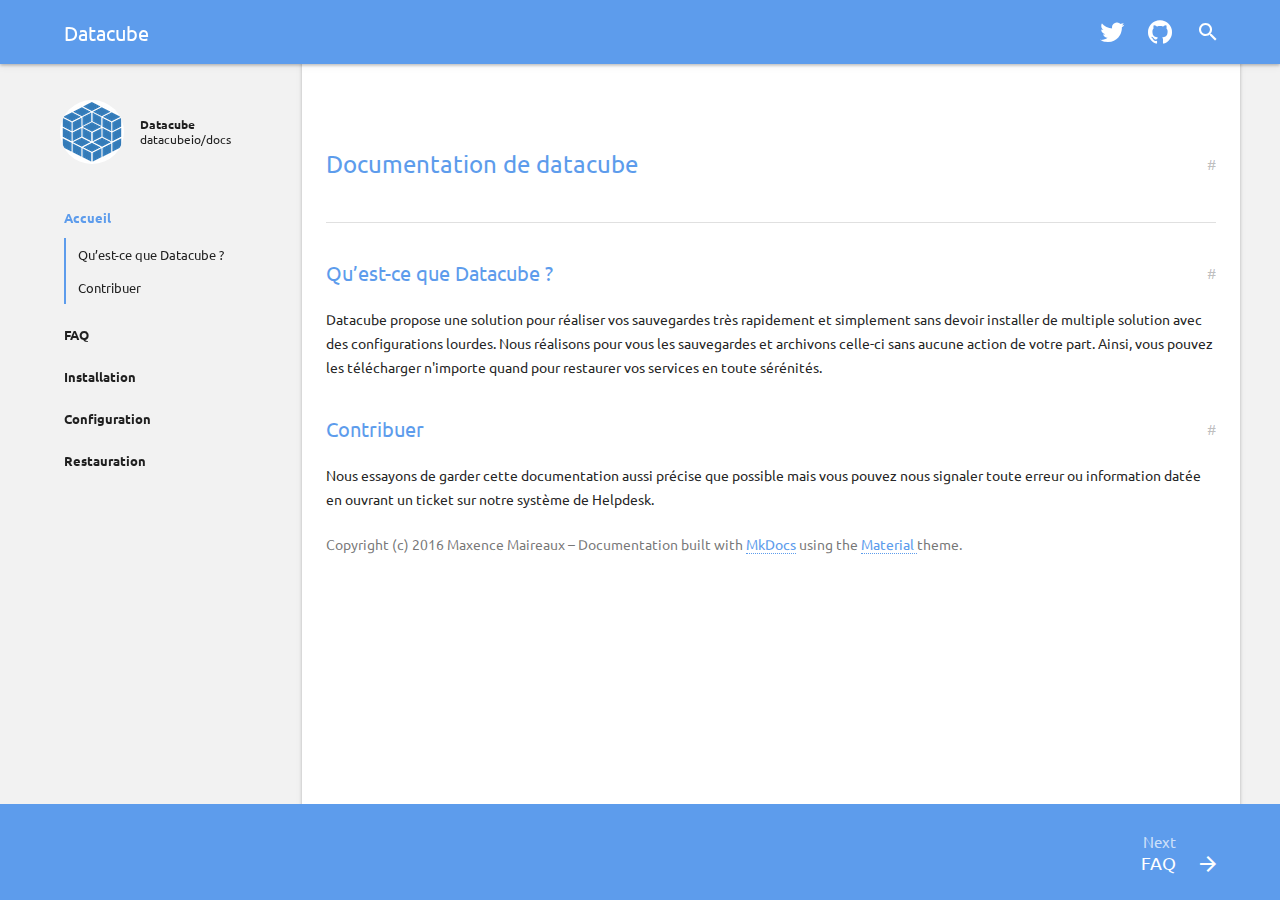
<file: index.html>
<!DOCTYPE html>
<!--[if lt IE 7 ]><html class="no-js ie6"><![endif]-->
<!--[if IE 7 ]><html class="no-js ie7"><![endif]-->
<!--[if IE 8 ]><html class="no-js ie8"><![endif]-->
<!--[if IE 9 ]><html class="no-js ie9"><![endif]-->
<!--[if (gt IE 9)|!(IE)]><!--> <html class="no-js"> <!--<![endif]-->
  <head>
    <meta charset="utf-8">
    <meta name="viewport" content="width=device-width,user-scalable=no,initial-scale=1,maximum-scale=1">
    
      
        <title>Datacube - Documentation de datacube</title>
      
      
        <meta name="description" content="Documentation de datacube">
      
      
        <link rel="canonical" href="http://squidfunk.github.io/mkdocs-material/">
      
      
        <meta name="author" content="Maxence Maireaux">
      
    
    <meta property="og:url" content="http://squidfunk.github.io/mkdocs-material/">
    <meta property="og:title" content="Datacube">
    <meta property="og:image" content="http://squidfunk.github.io/mkdocs-material//./images/logo.png">
    <meta name="apple-mobile-web-app-title" content="Datacube">
    <meta name="apple-mobile-web-app-capable" content="yes">
    <meta name="apple-mobile-web-app-status-bar-style" content="black-translucent">
    
      <link rel="apple-touch-icon" href="./images/logo.png">
    
    <link rel="shortcut icon" type="image/x-icon" href="./images/logo.png">
    <link rel="icon" type="image/x-icon" href="./images/logo.png">
    <style>
      @font-face {
      	font-family: 'Icon';
      	src: url('./assets/fonts/icon.eot?52m981');
      	src: url('./assets/fonts/icon.eot?#iefix52m981')
               format('embedded-opentype'),
      		   url('./assets/fonts/icon.woff?52m981')
               format('woff'),
      		   url('./assets/fonts/icon.ttf?52m981')
               format('truetype'),
      		   url('./assets/fonts/icon.svg?52m981#icon')
               format('svg');
      	font-weight: normal;
      	font-style: normal;
      }
    </style>
    <link rel="stylesheet" href="./assets/stylesheets/application-a422ff04cc.css">
    
    
      
      
      
      <link rel="stylesheet" href="https://fonts.googleapis.com/css?family=Ubuntu:400,700|Ubuntu+Mono">
      <style>
        body, input {
          font-family: 'Ubuntu', Helvetica, Arial, sans-serif;
        }
        pre, code {
          font-family: 'Ubuntu Mono', 'Courier New', 'Courier', monospace;
        }
      </style>
    
    
    <script src="./assets/javascripts/modernizr-4ab42b99fd.js"></script>
    
  </head>
  
  
  
  <body class=" ">
    
      
      
    
    <div class="backdrop">
      <div class="backdrop-paper"></div>
    </div>
    <input class="toggle" type="checkbox" id="toggle-drawer">
    <input class="toggle" type="checkbox" id="toggle-search">
    <label class="toggle-button overlay" for="toggle-drawer"></label>
    <header class="header">
      <nav aria-label="Header">
  <div class="bar default">
    <div class="button button-menu" role="button" aria-label="Menu">
      <label class="toggle-button icon icon-menu" for="toggle-drawer">
        <span></span>
      </label>
    </div>
    <div class="stretch">
      <div class="title">
        
          <span class="path">
            
          </span>
        
        Datacube
      </div>
    </div>
    
      
      <div class="button button-twitter" role="button" aria-label="Twitter">
        <a href="https://twitter.com/datacubeio" title="@datacubeio on Twitter" target="_blank" class="toggle-button icon icon-twitter"></a>
      </div>
    
    
      
      <div class="button button-github" role="button" aria-label="GitHub">
        <a href="https://github.com/datacubeio" title="@datacubeio on GitHub" target="_blank" class="toggle-button icon icon-github"></a>
      </div>
    
    <div class="button button-search" role="button" aria-label="Search">
      <label class="toggle-button icon icon-search" title="Search" for="toggle-search"></label>
    </div>
  </div>
  <div class="bar search">
    <div class="button button-close" role="button" aria-label="Close">
      <label class="toggle-button icon icon-back" for="toggle-search"></label>
    </div>
    <div class="stretch">
      <div class="field">
        <input class="query" type="text" placeholder="Search" autocapitalize="off" autocorrect="off" autocomplete="off" spellcheck>
      </div>
    </div>
    <div class="button button-reset" role="button" aria-label="Search">
      <button class="toggle-button icon icon-close" id="reset-search"></button>
    </div>
  </div>
</nav>
    </header>
    <main class="main">
      
      <div class="drawer">
        <nav aria-label="Navigation">
  <a href="https://datacube.io" class="project">
    <div class="banner">
      
        <div class="logo">
          <img src="./images/logo.png">
        </div>
      
      <div class="name">
        <strong>
          Datacube
        </strong>
        
          <br>
          datacubeio/docs
        
      </div>
    </div>
  </a>
  <d  iv class="scrollable">
    <div class="wrapper">
      <div class="toc">
        <ul>
          
            
  <li>
    <a class="current" title="Accueil" href=".">
      Accueil
    </a>
    
      
        
      
      
        <ul>
          
            <li class="anchor">
              <a title="Qu’est-ce que Datacube ?" href="#quest-ce-que-datacube">
                Qu’est-ce que Datacube ?
              </a>
            </li>
          
            <li class="anchor">
              <a title="Contribuer" href="#contribuer">
                Contribuer
              </a>
            </li>
          
        </ul>
      
    
  </li>

          
            
  <li>
    <a class="" title="FAQ" href="faq/">
      FAQ
    </a>
    
  </li>

          
            
  <li>
    <a class="" title="Installation" href="install/">
      Installation
    </a>
    
  </li>

          
            
  <li>
    <a class="" title="Configuration" href="config/">
      Configuration
    </a>
    
  </li>

          
            
  <li>
    <a class="" title="Restauration" href="restauration/">
      Restauration
    </a>
    
  </li>

          
        </ul>
      </div>
    </div>
  </div>
</nav>
      </div>
      <article class="article">
        <div class="wrapper">
          
          <h1 id="documentation-de-datacube">Documentation de datacube<a class="headerlink" href="#documentation-de-datacube" title="Permanent link">#</a></h1>
<h2 id="quest-ce-que-datacube">Qu’est-ce que Datacube ?<a class="headerlink" href="#quest-ce-que-datacube" title="Permanent link">#</a></h2>
<p>Datacube propose une solution pour réaliser vos sauvegardes très rapidement et simplement sans devoir installer de multiple solution avec des configurations lourdes. Nous réalisons pour vous les sauvegardes et archivons celle-ci sans aucune action de votre part. Ainsi, vous pouvez les télécharger n'importe quand pour restaurer vos services en toute sérénités.</p>
<h2 id="contribuer">Contribuer<a class="headerlink" href="#contribuer" title="Permanent link">#</a></h2>
<p>Nous essayons de garder cette documentation aussi précise que possible mais vous pouvez nous signaler toute erreur ou information datée en ouvrant un ticket sur notre système de Helpdesk.</p>
          <aside class="copyright" role="note">
            
              Copyright (c) 2016 Maxence Maireaux &ndash;
            
            Documentation built with
            <a href="http://www.mkdocs.org" target="_blank">MkDocs</a>
            using the
            <a href="http://squidfunk.github.io/mkdocs-material/" target="_blank">
              Material
            </a>
            theme.
          </aside>
          
            <footer class="footer">
              
  <nav class="pagination" aria-label="Footer">
    <div class="previous">
      
    </div>
    <div class="next">
      
        <a href="faq/" title="FAQ">
          <span class="direction">
            Next
          </span>
          <div class="page">
            <div class="stretch">
              <div class="title">
                FAQ
              </div>
            </div>
            <div class="button button-next" role="button" aria-label="Next">
              <i class="icon icon-forward"></i>
            </div>
          </div>
        </a>
      
    </div>
  </nav>

            </footer>
          
        </div>
      </article>
      <div class="results" role="status" aria-live="polite">
        <div class="scrollable">
          <div class="wrapper">
            <div class="meta"></div>
            <div class="list"></div>
          </div>
        </div>
      </div>
    </main>
    <script>
      var base_url = '.';
      var repo_id  = 'datacubeio/docs';
    </script>
    <script src="./assets/javascripts/application-997097ee0c.js"></script>
    
    
  </body>
</html>
</file>
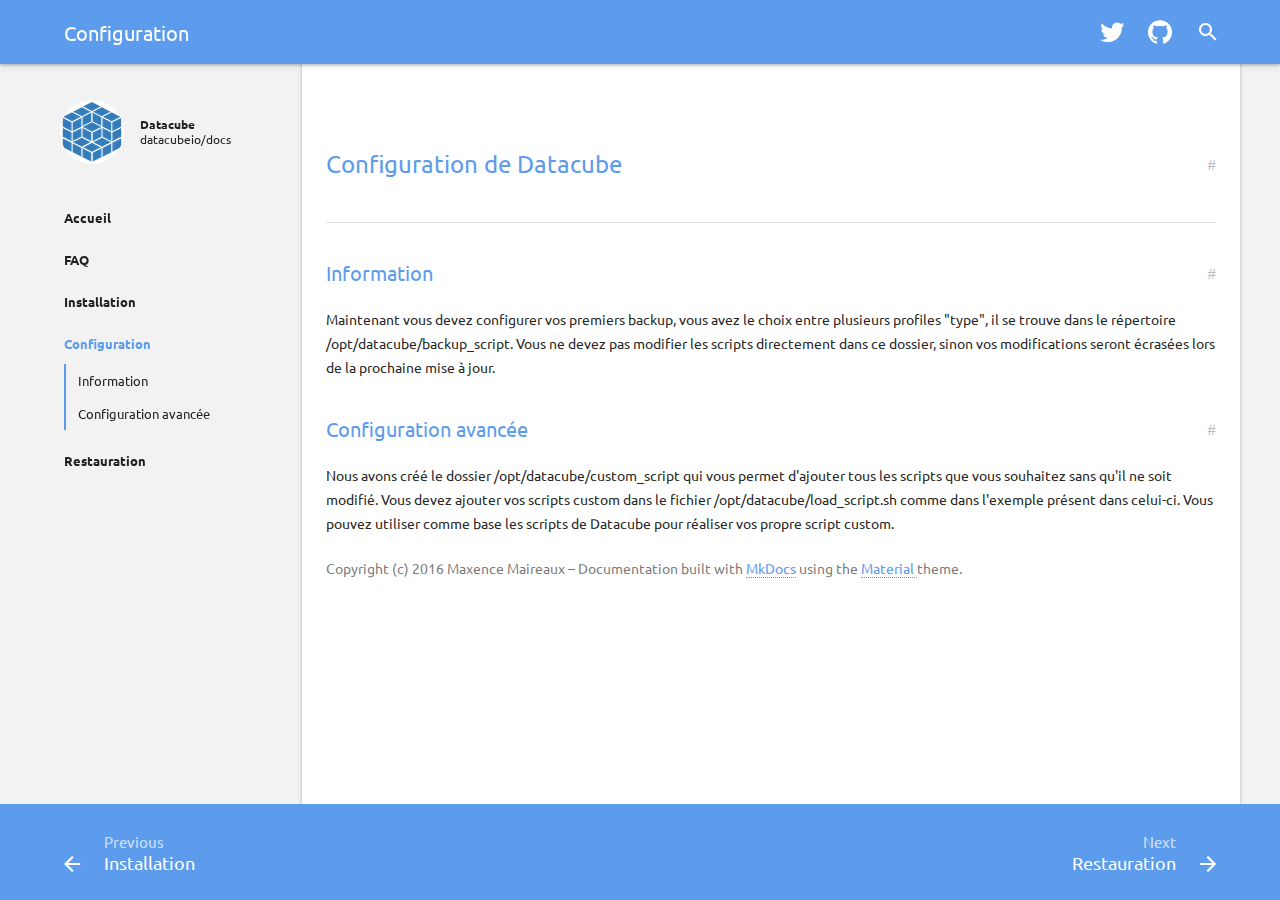
<file: config/index.html>
<!DOCTYPE html>
<!--[if lt IE 7 ]><html class="no-js ie6"><![endif]-->
<!--[if IE 7 ]><html class="no-js ie7"><![endif]-->
<!--[if IE 8 ]><html class="no-js ie8"><![endif]-->
<!--[if IE 9 ]><html class="no-js ie9"><![endif]-->
<!--[if (gt IE 9)|!(IE)]><!--> <html class="no-js"> <!--<![endif]-->
  <head>
    <meta charset="utf-8">
    <meta name="viewport" content="width=device-width,user-scalable=no,initial-scale=1,maximum-scale=1">
    
      
        <title>Configuration - Datacube</title>
      
      
      
        <link rel="canonical" href="http://squidfunk.github.io/mkdocs-material/config/">
      
      
        <meta name="author" content="Maxence Maireaux">
      
    
    <meta property="og:url" content="http://squidfunk.github.io/mkdocs-material/config/">
    <meta property="og:title" content="Datacube">
    <meta property="og:image" content="http://squidfunk.github.io/mkdocs-material/config//../images/logo.png">
    <meta name="apple-mobile-web-app-title" content="Datacube">
    <meta name="apple-mobile-web-app-capable" content="yes">
    <meta name="apple-mobile-web-app-status-bar-style" content="black-translucent">
    
      <link rel="apple-touch-icon" href="../images/logo.png">
    
    <link rel="shortcut icon" type="image/x-icon" href="../images/logo.png">
    <link rel="icon" type="image/x-icon" href="../images/logo.png">
    <style>
      @font-face {
      	font-family: 'Icon';
      	src: url('../assets/fonts/icon.eot?52m981');
      	src: url('../assets/fonts/icon.eot?#iefix52m981')
               format('embedded-opentype'),
      		   url('../assets/fonts/icon.woff?52m981')
               format('woff'),
      		   url('../assets/fonts/icon.ttf?52m981')
               format('truetype'),
      		   url('../assets/fonts/icon.svg?52m981#icon')
               format('svg');
      	font-weight: normal;
      	font-style: normal;
      }
    </style>
    <link rel="stylesheet" href="../assets/stylesheets/application-a422ff04cc.css">
    
    
      
      
      
      <link rel="stylesheet" href="https://fonts.googleapis.com/css?family=Ubuntu:400,700|Ubuntu+Mono">
      <style>
        body, input {
          font-family: 'Ubuntu', Helvetica, Arial, sans-serif;
        }
        pre, code {
          font-family: 'Ubuntu Mono', 'Courier New', 'Courier', monospace;
        }
      </style>
    
    
    <script src="../assets/javascripts/modernizr-4ab42b99fd.js"></script>
    
  </head>
  
  
  
  <body class=" ">
    
      
      
    
    <div class="backdrop">
      <div class="backdrop-paper"></div>
    </div>
    <input class="toggle" type="checkbox" id="toggle-drawer">
    <input class="toggle" type="checkbox" id="toggle-search">
    <label class="toggle-button overlay" for="toggle-drawer"></label>
    <header class="header">
      <nav aria-label="Header">
  <div class="bar default">
    <div class="button button-menu" role="button" aria-label="Menu">
      <label class="toggle-button icon icon-menu" for="toggle-drawer">
        <span></span>
      </label>
    </div>
    <div class="stretch">
      <div class="title">
        
          <span class="path">
            
          </span>
        
        Configuration
      </div>
    </div>
    
      
      <div class="button button-twitter" role="button" aria-label="Twitter">
        <a href="https://twitter.com/datacubeio" title="@datacubeio on Twitter" target="_blank" class="toggle-button icon icon-twitter"></a>
      </div>
    
    
      
      <div class="button button-github" role="button" aria-label="GitHub">
        <a href="https://github.com/datacubeio" title="@datacubeio on GitHub" target="_blank" class="toggle-button icon icon-github"></a>
      </div>
    
    <div class="button button-search" role="button" aria-label="Search">
      <label class="toggle-button icon icon-search" title="Search" for="toggle-search"></label>
    </div>
  </div>
  <div class="bar search">
    <div class="button button-close" role="button" aria-label="Close">
      <label class="toggle-button icon icon-back" for="toggle-search"></label>
    </div>
    <div class="stretch">
      <div class="field">
        <input class="query" type="text" placeholder="Search" autocapitalize="off" autocorrect="off" autocomplete="off" spellcheck>
      </div>
    </div>
    <div class="button button-reset" role="button" aria-label="Search">
      <button class="toggle-button icon icon-close" id="reset-search"></button>
    </div>
  </div>
</nav>
    </header>
    <main class="main">
      
      <div class="drawer">
        <nav aria-label="Navigation">
  <a href="https://datacube.io" class="project">
    <div class="banner">
      
        <div class="logo">
          <img src="../images/logo.png">
        </div>
      
      <div class="name">
        <strong>
          Datacube
        </strong>
        
          <br>
          datacubeio/docs
        
      </div>
    </div>
  </a>
  <d  iv class="scrollable">
    <div class="wrapper">
      <div class="toc">
        <ul>
          
            
  <li>
    <a class="" title="Accueil" href="..">
      Accueil
    </a>
    
  </li>

          
            
  <li>
    <a class="" title="FAQ" href="../faq/">
      FAQ
    </a>
    
  </li>

          
            
  <li>
    <a class="" title="Installation" href="../install/">
      Installation
    </a>
    
  </li>

          
            
  <li>
    <a class="current" title="Configuration" href="./">
      Configuration
    </a>
    
      
        
      
      
        <ul>
          
            <li class="anchor">
              <a title="Information" href="#information">
                Information
              </a>
            </li>
          
            <li class="anchor">
              <a title="Configuration avancée" href="#configuration-avancee">
                Configuration avancée
              </a>
            </li>
          
        </ul>
      
    
  </li>

          
            
  <li>
    <a class="" title="Restauration" href="../restauration/">
      Restauration
    </a>
    
  </li>

          
        </ul>
      </div>
    </div>
  </div>
</nav>
      </div>
      <article class="article">
        <div class="wrapper">
          
          <h1 id="configuration-de-datacube">Configuration de Datacube<a class="headerlink" href="#configuration-de-datacube" title="Permanent link">#</a></h1>
<h2 id="information">Information<a class="headerlink" href="#information" title="Permanent link">#</a></h2>
<p>Maintenant vous devez configurer vos premiers backup, vous avez le choix entre plusieurs profiles "type", il se trouve dans le répertoire /opt/datacube/backup_script.
Vous ne devez pas modifier les scripts directement dans ce dossier, sinon vos modifications seront écrasées lors de la prochaine mise à jour.</p>
<h2 id="configuration-avancee">Configuration avancée<a class="headerlink" href="#configuration-avancee" title="Permanent link">#</a></h2>
<p>Nous avons créé le dossier /opt/datacube/custom_script qui vous permet d'ajouter tous les scripts que vous souhaitez sans qu'il ne soit modifié.
Vous devez ajouter vos scripts custom dans le fichier /opt/datacube/load_script.sh comme dans l'exemple présent dans celui-ci.
Vous pouvez utiliser comme base les scripts de Datacube pour réaliser vos propre script custom.</p>
          <aside class="copyright" role="note">
            
              Copyright (c) 2016 Maxence Maireaux &ndash;
            
            Documentation built with
            <a href="http://www.mkdocs.org" target="_blank">MkDocs</a>
            using the
            <a href="http://squidfunk.github.io/mkdocs-material/" target="_blank">
              Material
            </a>
            theme.
          </aside>
          
            <footer class="footer">
              
  <nav class="pagination" aria-label="Footer">
    <div class="previous">
      
        <a href="../install/" title="Installation">
          <span class="direction">
            Previous
          </span>
          <div class="page">
            <div class="button button-previous" role="button" aria-label="Previous">
              <i class="icon icon-back"></i>
            </div>
            <div class="stretch">
              <div class="title">
                Installation
              </div>
            </div>
          </div>
        </a>
      
    </div>
    <div class="next">
      
        <a href="../restauration/" title="Restauration">
          <span class="direction">
            Next
          </span>
          <div class="page">
            <div class="stretch">
              <div class="title">
                Restauration
              </div>
            </div>
            <div class="button button-next" role="button" aria-label="Next">
              <i class="icon icon-forward"></i>
            </div>
          </div>
        </a>
      
    </div>
  </nav>

            </footer>
          
        </div>
      </article>
      <div class="results" role="status" aria-live="polite">
        <div class="scrollable">
          <div class="wrapper">
            <div class="meta"></div>
            <div class="list"></div>
          </div>
        </div>
      </div>
    </main>
    <script>
      var base_url = '..';
      var repo_id  = 'datacubeio/docs';
    </script>
    <script src="../assets/javascripts/application-997097ee0c.js"></script>
    
    
  </body>
</html>
</file>
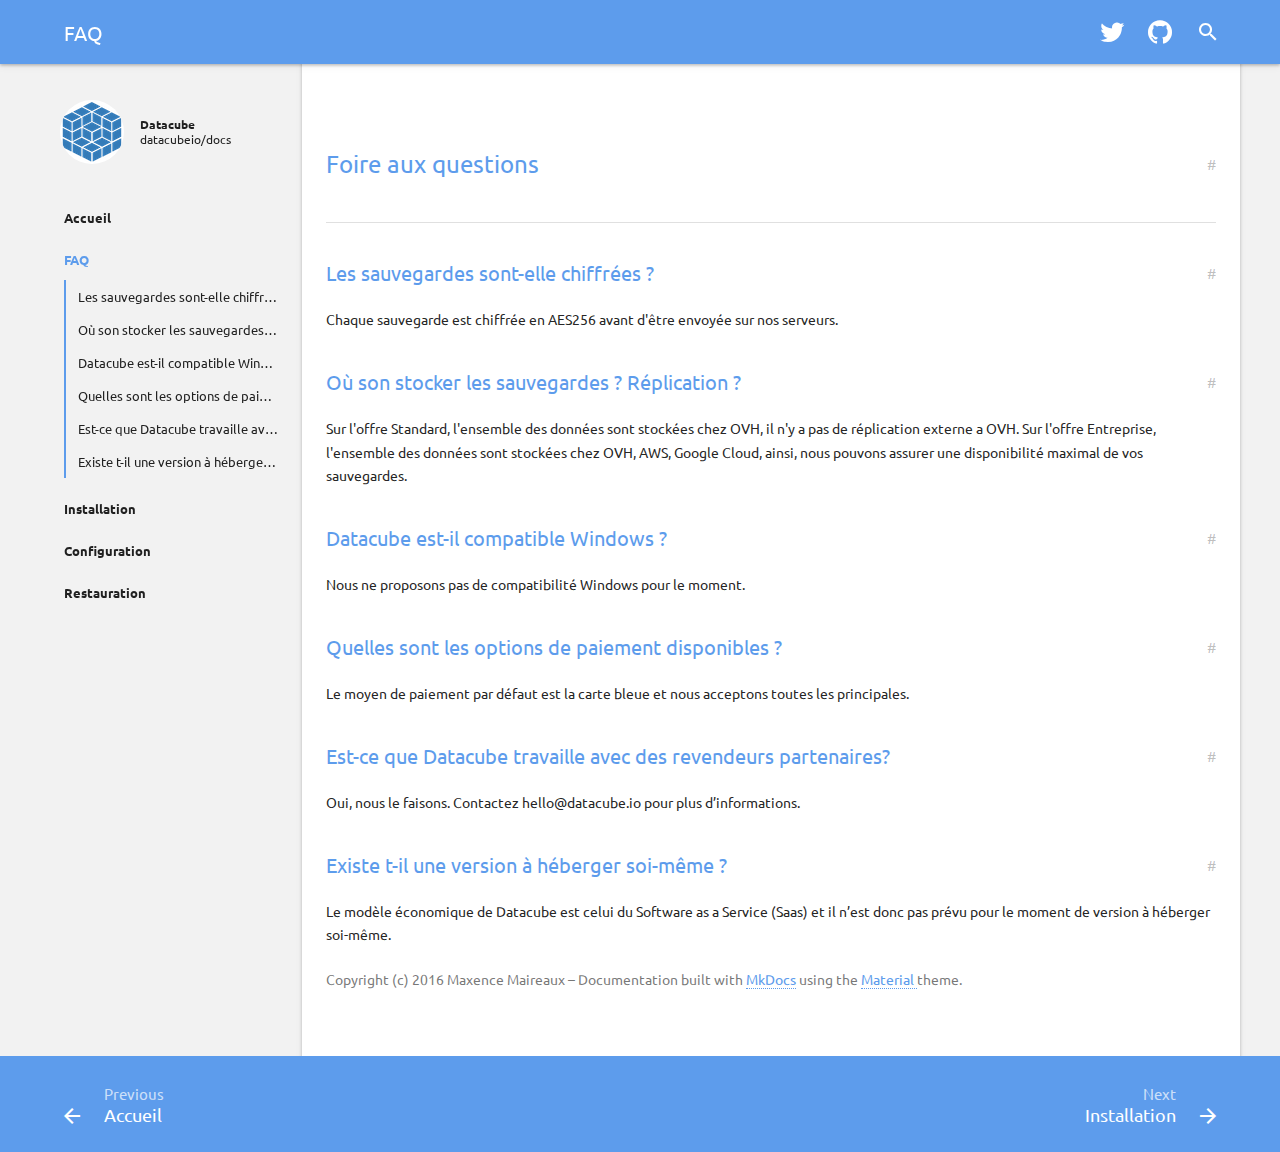
<file: faq/index.html>
<!DOCTYPE html>
<!--[if lt IE 7 ]><html class="no-js ie6"><![endif]-->
<!--[if IE 7 ]><html class="no-js ie7"><![endif]-->
<!--[if IE 8 ]><html class="no-js ie8"><![endif]-->
<!--[if IE 9 ]><html class="no-js ie9"><![endif]-->
<!--[if (gt IE 9)|!(IE)]><!--> <html class="no-js"> <!--<![endif]-->
  <head>
    <meta charset="utf-8">
    <meta name="viewport" content="width=device-width,user-scalable=no,initial-scale=1,maximum-scale=1">
    
      
        <title>FAQ - Datacube</title>
      
      
      
        <link rel="canonical" href="http://squidfunk.github.io/mkdocs-material/faq/">
      
      
        <meta name="author" content="Maxence Maireaux">
      
    
    <meta property="og:url" content="http://squidfunk.github.io/mkdocs-material/faq/">
    <meta property="og:title" content="Datacube">
    <meta property="og:image" content="http://squidfunk.github.io/mkdocs-material/faq//../images/logo.png">
    <meta name="apple-mobile-web-app-title" content="Datacube">
    <meta name="apple-mobile-web-app-capable" content="yes">
    <meta name="apple-mobile-web-app-status-bar-style" content="black-translucent">
    
      <link rel="apple-touch-icon" href="../images/logo.png">
    
    <link rel="shortcut icon" type="image/x-icon" href="../images/logo.png">
    <link rel="icon" type="image/x-icon" href="../images/logo.png">
    <style>
      @font-face {
      	font-family: 'Icon';
      	src: url('../assets/fonts/icon.eot?52m981');
      	src: url('../assets/fonts/icon.eot?#iefix52m981')
               format('embedded-opentype'),
      		   url('../assets/fonts/icon.woff?52m981')
               format('woff'),
      		   url('../assets/fonts/icon.ttf?52m981')
               format('truetype'),
      		   url('../assets/fonts/icon.svg?52m981#icon')
               format('svg');
      	font-weight: normal;
      	font-style: normal;
      }
    </style>
    <link rel="stylesheet" href="../assets/stylesheets/application-a422ff04cc.css">
    
    
      
      
      
      <link rel="stylesheet" href="https://fonts.googleapis.com/css?family=Ubuntu:400,700|Ubuntu+Mono">
      <style>
        body, input {
          font-family: 'Ubuntu', Helvetica, Arial, sans-serif;
        }
        pre, code {
          font-family: 'Ubuntu Mono', 'Courier New', 'Courier', monospace;
        }
      </style>
    
    
    <script src="../assets/javascripts/modernizr-4ab42b99fd.js"></script>
    
  </head>
  
  
  
  <body class=" ">
    
      
      
    
    <div class="backdrop">
      <div class="backdrop-paper"></div>
    </div>
    <input class="toggle" type="checkbox" id="toggle-drawer">
    <input class="toggle" type="checkbox" id="toggle-search">
    <label class="toggle-button overlay" for="toggle-drawer"></label>
    <header class="header">
      <nav aria-label="Header">
  <div class="bar default">
    <div class="button button-menu" role="button" aria-label="Menu">
      <label class="toggle-button icon icon-menu" for="toggle-drawer">
        <span></span>
      </label>
    </div>
    <div class="stretch">
      <div class="title">
        
          <span class="path">
            
          </span>
        
        FAQ
      </div>
    </div>
    
      
      <div class="button button-twitter" role="button" aria-label="Twitter">
        <a href="https://twitter.com/datacubeio" title="@datacubeio on Twitter" target="_blank" class="toggle-button icon icon-twitter"></a>
      </div>
    
    
      
      <div class="button button-github" role="button" aria-label="GitHub">
        <a href="https://github.com/datacubeio" title="@datacubeio on GitHub" target="_blank" class="toggle-button icon icon-github"></a>
      </div>
    
    <div class="button button-search" role="button" aria-label="Search">
      <label class="toggle-button icon icon-search" title="Search" for="toggle-search"></label>
    </div>
  </div>
  <div class="bar search">
    <div class="button button-close" role="button" aria-label="Close">
      <label class="toggle-button icon icon-back" for="toggle-search"></label>
    </div>
    <div class="stretch">
      <div class="field">
        <input class="query" type="text" placeholder="Search" autocapitalize="off" autocorrect="off" autocomplete="off" spellcheck>
      </div>
    </div>
    <div class="button button-reset" role="button" aria-label="Search">
      <button class="toggle-button icon icon-close" id="reset-search"></button>
    </div>
  </div>
</nav>
    </header>
    <main class="main">
      
      <div class="drawer">
        <nav aria-label="Navigation">
  <a href="https://datacube.io" class="project">
    <div class="banner">
      
        <div class="logo">
          <img src="../images/logo.png">
        </div>
      
      <div class="name">
        <strong>
          Datacube
        </strong>
        
          <br>
          datacubeio/docs
        
      </div>
    </div>
  </a>
  <d  iv class="scrollable">
    <div class="wrapper">
      <div class="toc">
        <ul>
          
            
  <li>
    <a class="" title="Accueil" href="..">
      Accueil
    </a>
    
  </li>

          
            
  <li>
    <a class="current" title="FAQ" href="./">
      FAQ
    </a>
    
      
        
      
      
        <ul>
          
            <li class="anchor">
              <a title="Les sauvegardes sont-elle chiffrées ?" href="#les-sauvegardes-sont-elle-chiffrees">
                Les sauvegardes sont-elle chiffrées ?
              </a>
            </li>
          
            <li class="anchor">
              <a title="Où son stocker les sauvegardes ? Réplication ?" href="#ou-son-stocker-les-sauvegardes-replication">
                Où son stocker les sauvegardes ? Réplication ?
              </a>
            </li>
          
            <li class="anchor">
              <a title="Datacube est-il compatible Windows ?" href="#datacube-est-il-compatible-windows">
                Datacube est-il compatible Windows ?
              </a>
            </li>
          
            <li class="anchor">
              <a title="Quelles sont les options de paiement disponibles ?" href="#quelles-sont-les-options-de-paiement-disponibles">
                Quelles sont les options de paiement disponibles ?
              </a>
            </li>
          
            <li class="anchor">
              <a title="Est-ce que Datacube travaille avec des revendeurs partenaires?" href="#est-ce-que-datacube-travaille-avec-des-revendeurs-partenaires">
                Est-ce que Datacube travaille avec des revendeurs partenaires?
              </a>
            </li>
          
            <li class="anchor">
              <a title="Existe t-il une version à héberger soi-même ?" href="#existe-t-il-une-version-a-heberger-soi-meme">
                Existe t-il une version à héberger soi-même ?
              </a>
            </li>
          
        </ul>
      
    
  </li>

          
            
  <li>
    <a class="" title="Installation" href="../install/">
      Installation
    </a>
    
  </li>

          
            
  <li>
    <a class="" title="Configuration" href="../config/">
      Configuration
    </a>
    
  </li>

          
            
  <li>
    <a class="" title="Restauration" href="../restauration/">
      Restauration
    </a>
    
  </li>

          
        </ul>
      </div>
    </div>
  </div>
</nav>
      </div>
      <article class="article">
        <div class="wrapper">
          
          <h1 id="foire-aux-questions">Foire aux questions<a class="headerlink" href="#foire-aux-questions" title="Permanent link">#</a></h1>
<h2 id="les-sauvegardes-sont-elle-chiffrees">Les sauvegardes sont-elle chiffrées ?<a class="headerlink" href="#les-sauvegardes-sont-elle-chiffrees" title="Permanent link">#</a></h2>
<p>Chaque sauvegarde est chiffrée en AES256 avant d'être envoyée sur nos serveurs.</p>
<h2 id="ou-son-stocker-les-sauvegardes-replication">Où son stocker les sauvegardes ? Réplication ?<a class="headerlink" href="#ou-son-stocker-les-sauvegardes-replication" title="Permanent link">#</a></h2>
<p>Sur l'offre Standard, l'ensemble des données sont stockées chez OVH, il n'y a pas de réplication externe a OVH.
Sur l'offre Entreprise, l'ensemble des données sont stockées chez OVH, AWS, Google Cloud, ainsi, nous pouvons assurer une disponibilité maximal de vos sauvegardes.</p>
<h2 id="datacube-est-il-compatible-windows">Datacube est-il compatible Windows ?<a class="headerlink" href="#datacube-est-il-compatible-windows" title="Permanent link">#</a></h2>
<p>Nous ne proposons pas de compatibilité Windows pour le moment.</p>
<h2 id="quelles-sont-les-options-de-paiement-disponibles">Quelles sont les options de paiement disponibles ?<a class="headerlink" href="#quelles-sont-les-options-de-paiement-disponibles" title="Permanent link">#</a></h2>
<p>Le moyen de paiement par défaut est la carte bleue et nous acceptons toutes les principales.</p>
<h2 id="est-ce-que-datacube-travaille-avec-des-revendeurs-partenaires">Est-ce que Datacube travaille avec des revendeurs partenaires?<a class="headerlink" href="#est-ce-que-datacube-travaille-avec-des-revendeurs-partenaires" title="Permanent link">#</a></h2>
<p>Oui, nous le faisons. Contactez hello@datacube.io pour plus d’informations.</p>
<h2 id="existe-t-il-une-version-a-heberger-soi-meme">Existe t-il une version à héberger soi-même ?<a class="headerlink" href="#existe-t-il-une-version-a-heberger-soi-meme" title="Permanent link">#</a></h2>
<p>Le modèle économique de Datacube est celui du Software as a Service (Saas) et il n’est donc pas prévu pour le moment de version à héberger soi-même.</p>
          <aside class="copyright" role="note">
            
              Copyright (c) 2016 Maxence Maireaux &ndash;
            
            Documentation built with
            <a href="http://www.mkdocs.org" target="_blank">MkDocs</a>
            using the
            <a href="http://squidfunk.github.io/mkdocs-material/" target="_blank">
              Material
            </a>
            theme.
          </aside>
          
            <footer class="footer">
              
  <nav class="pagination" aria-label="Footer">
    <div class="previous">
      
        <a href=".." title="Accueil">
          <span class="direction">
            Previous
          </span>
          <div class="page">
            <div class="button button-previous" role="button" aria-label="Previous">
              <i class="icon icon-back"></i>
            </div>
            <div class="stretch">
              <div class="title">
                Accueil
              </div>
            </div>
          </div>
        </a>
      
    </div>
    <div class="next">
      
        <a href="../install/" title="Installation">
          <span class="direction">
            Next
          </span>
          <div class="page">
            <div class="stretch">
              <div class="title">
                Installation
              </div>
            </div>
            <div class="button button-next" role="button" aria-label="Next">
              <i class="icon icon-forward"></i>
            </div>
          </div>
        </a>
      
    </div>
  </nav>

            </footer>
          
        </div>
      </article>
      <div class="results" role="status" aria-live="polite">
        <div class="scrollable">
          <div class="wrapper">
            <div class="meta"></div>
            <div class="list"></div>
          </div>
        </div>
      </div>
    </main>
    <script>
      var base_url = '..';
      var repo_id  = 'datacubeio/docs';
    </script>
    <script src="../assets/javascripts/application-997097ee0c.js"></script>
    
    
  </body>
</html>
</file>
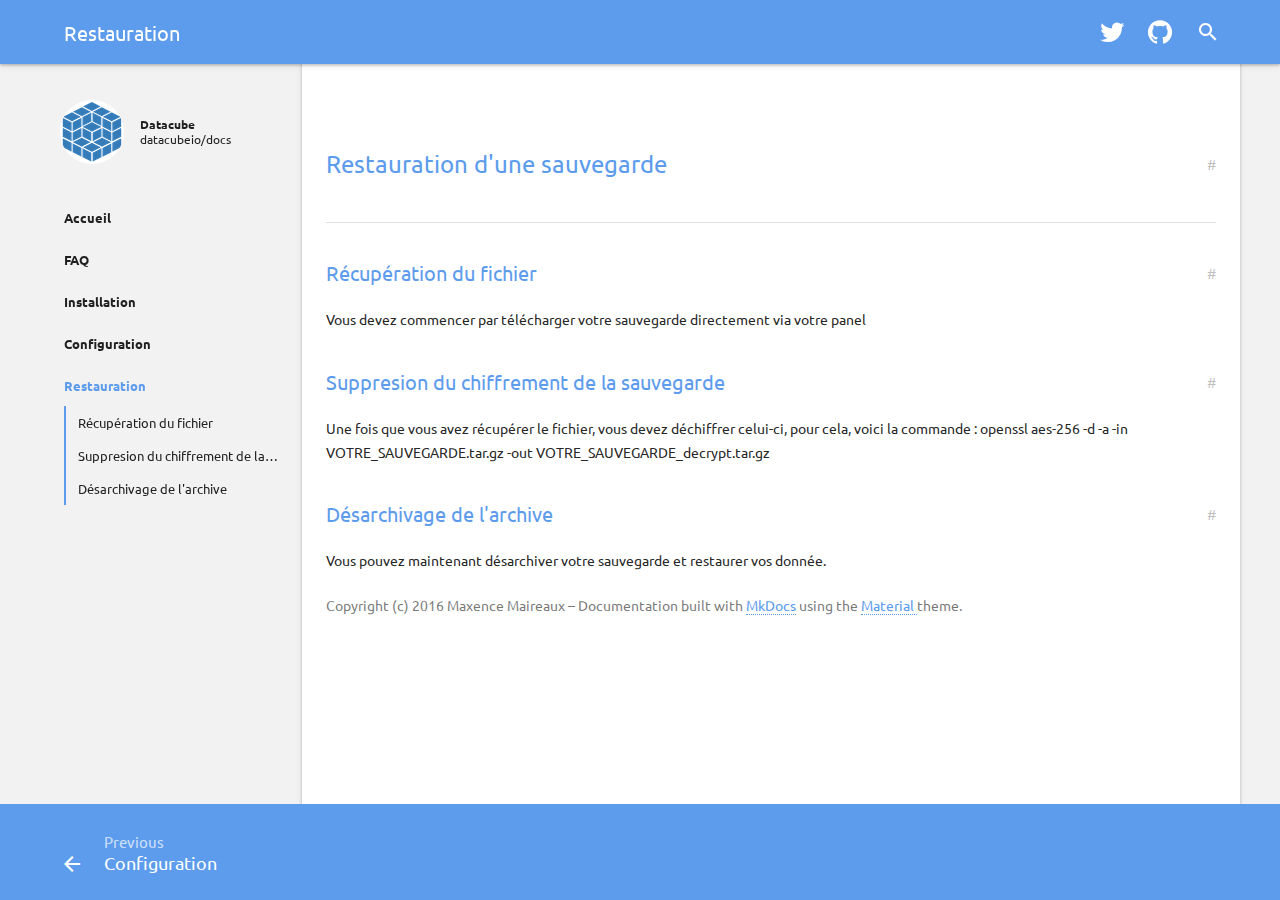
<file: restauration/index.html>
<!DOCTYPE html>
<!--[if lt IE 7 ]><html class="no-js ie6"><![endif]-->
<!--[if IE 7 ]><html class="no-js ie7"><![endif]-->
<!--[if IE 8 ]><html class="no-js ie8"><![endif]-->
<!--[if IE 9 ]><html class="no-js ie9"><![endif]-->
<!--[if (gt IE 9)|!(IE)]><!--> <html class="no-js"> <!--<![endif]-->
  <head>
    <meta charset="utf-8">
    <meta name="viewport" content="width=device-width,user-scalable=no,initial-scale=1,maximum-scale=1">
    
      
        <title>Restauration - Datacube</title>
      
      
      
        <link rel="canonical" href="http://squidfunk.github.io/mkdocs-material/restauration/">
      
      
        <meta name="author" content="Maxence Maireaux">
      
    
    <meta property="og:url" content="http://squidfunk.github.io/mkdocs-material/restauration/">
    <meta property="og:title" content="Datacube">
    <meta property="og:image" content="http://squidfunk.github.io/mkdocs-material/restauration//../images/logo.png">
    <meta name="apple-mobile-web-app-title" content="Datacube">
    <meta name="apple-mobile-web-app-capable" content="yes">
    <meta name="apple-mobile-web-app-status-bar-style" content="black-translucent">
    
      <link rel="apple-touch-icon" href="../images/logo.png">
    
    <link rel="shortcut icon" type="image/x-icon" href="../images/logo.png">
    <link rel="icon" type="image/x-icon" href="../images/logo.png">
    <style>
      @font-face {
      	font-family: 'Icon';
      	src: url('../assets/fonts/icon.eot?52m981');
      	src: url('../assets/fonts/icon.eot?#iefix52m981')
               format('embedded-opentype'),
      		   url('../assets/fonts/icon.woff?52m981')
               format('woff'),
      		   url('../assets/fonts/icon.ttf?52m981')
               format('truetype'),
      		   url('../assets/fonts/icon.svg?52m981#icon')
               format('svg');
      	font-weight: normal;
      	font-style: normal;
      }
    </style>
    <link rel="stylesheet" href="../assets/stylesheets/application-a422ff04cc.css">
    
    
      
      
      
      <link rel="stylesheet" href="https://fonts.googleapis.com/css?family=Ubuntu:400,700|Ubuntu+Mono">
      <style>
        body, input {
          font-family: 'Ubuntu', Helvetica, Arial, sans-serif;
        }
        pre, code {
          font-family: 'Ubuntu Mono', 'Courier New', 'Courier', monospace;
        }
      </style>
    
    
    <script src="../assets/javascripts/modernizr-4ab42b99fd.js"></script>
    
  </head>
  
  
  
  <body class=" ">
    
      
      
    
    <div class="backdrop">
      <div class="backdrop-paper"></div>
    </div>
    <input class="toggle" type="checkbox" id="toggle-drawer">
    <input class="toggle" type="checkbox" id="toggle-search">
    <label class="toggle-button overlay" for="toggle-drawer"></label>
    <header class="header">
      <nav aria-label="Header">
  <div class="bar default">
    <div class="button button-menu" role="button" aria-label="Menu">
      <label class="toggle-button icon icon-menu" for="toggle-drawer">
        <span></span>
      </label>
    </div>
    <div class="stretch">
      <div class="title">
        
          <span class="path">
            
          </span>
        
        Restauration
      </div>
    </div>
    
      
      <div class="button button-twitter" role="button" aria-label="Twitter">
        <a href="https://twitter.com/datacubeio" title="@datacubeio on Twitter" target="_blank" class="toggle-button icon icon-twitter"></a>
      </div>
    
    
      
      <div class="button button-github" role="button" aria-label="GitHub">
        <a href="https://github.com/datacubeio" title="@datacubeio on GitHub" target="_blank" class="toggle-button icon icon-github"></a>
      </div>
    
    <div class="button button-search" role="button" aria-label="Search">
      <label class="toggle-button icon icon-search" title="Search" for="toggle-search"></label>
    </div>
  </div>
  <div class="bar search">
    <div class="button button-close" role="button" aria-label="Close">
      <label class="toggle-button icon icon-back" for="toggle-search"></label>
    </div>
    <div class="stretch">
      <div class="field">
        <input class="query" type="text" placeholder="Search" autocapitalize="off" autocorrect="off" autocomplete="off" spellcheck>
      </div>
    </div>
    <div class="button button-reset" role="button" aria-label="Search">
      <button class="toggle-button icon icon-close" id="reset-search"></button>
    </div>
  </div>
</nav>
    </header>
    <main class="main">
      
      <div class="drawer">
        <nav aria-label="Navigation">
  <a href="https://datacube.io" class="project">
    <div class="banner">
      
        <div class="logo">
          <img src="../images/logo.png">
        </div>
      
      <div class="name">
        <strong>
          Datacube
        </strong>
        
          <br>
          datacubeio/docs
        
      </div>
    </div>
  </a>
  <d  iv class="scrollable">
    <div class="wrapper">
      <div class="toc">
        <ul>
          
            
  <li>
    <a class="" title="Accueil" href="..">
      Accueil
    </a>
    
  </li>

          
            
  <li>
    <a class="" title="FAQ" href="../faq/">
      FAQ
    </a>
    
  </li>

          
            
  <li>
    <a class="" title="Installation" href="../install/">
      Installation
    </a>
    
  </li>

          
            
  <li>
    <a class="" title="Configuration" href="../config/">
      Configuration
    </a>
    
  </li>

          
            
  <li>
    <a class="current" title="Restauration" href="./">
      Restauration
    </a>
    
      
        
      
      
        <ul>
          
            <li class="anchor">
              <a title="Récupération du fichier" href="#recuperation-du-fichier">
                Récupération du fichier
              </a>
            </li>
          
            <li class="anchor">
              <a title="Suppresion du chiffrement de la sauvegarde" href="#suppresion-du-chiffrement-de-la-sauvegarde">
                Suppresion du chiffrement de la sauvegarde
              </a>
            </li>
          
            <li class="anchor">
              <a title="Désarchivage de l'archive" href="#desarchivage-de-larchive">
                Désarchivage de l'archive
              </a>
            </li>
          
        </ul>
      
    
  </li>

          
        </ul>
      </div>
    </div>
  </div>
</nav>
      </div>
      <article class="article">
        <div class="wrapper">
          
          <h1 id="restauration-dune-sauvegarde">Restauration d'une sauvegarde<a class="headerlink" href="#restauration-dune-sauvegarde" title="Permanent link">#</a></h1>
<h2 id="recuperation-du-fichier">Récupération du fichier<a class="headerlink" href="#recuperation-du-fichier" title="Permanent link">#</a></h2>
<p>Vous devez commencer par télécharger votre sauvegarde directement via votre panel</p>
<h2 id="suppresion-du-chiffrement-de-la-sauvegarde">Suppresion du chiffrement de la sauvegarde<a class="headerlink" href="#suppresion-du-chiffrement-de-la-sauvegarde" title="Permanent link">#</a></h2>
<p>Une fois que vous avez récupérer le fichier, vous devez déchiffrer celui-ci, pour cela, voici la commande :
openssl aes-256 -d -a -in VOTRE_SAUVEGARDE.tar.gz -out VOTRE_SAUVEGARDE_decrypt.tar.gz</p>
<h2 id="desarchivage-de-larchive">Désarchivage de l'archive<a class="headerlink" href="#desarchivage-de-larchive" title="Permanent link">#</a></h2>
<p>Vous pouvez maintenant désarchiver votre sauvegarde et restaurer vos donnée.</p>
          <aside class="copyright" role="note">
            
              Copyright (c) 2016 Maxence Maireaux &ndash;
            
            Documentation built with
            <a href="http://www.mkdocs.org" target="_blank">MkDocs</a>
            using the
            <a href="http://squidfunk.github.io/mkdocs-material/" target="_blank">
              Material
            </a>
            theme.
          </aside>
          
            <footer class="footer">
              
  <nav class="pagination" aria-label="Footer">
    <div class="previous">
      
        <a href="../config/" title="Configuration">
          <span class="direction">
            Previous
          </span>
          <div class="page">
            <div class="button button-previous" role="button" aria-label="Previous">
              <i class="icon icon-back"></i>
            </div>
            <div class="stretch">
              <div class="title">
                Configuration
              </div>
            </div>
          </div>
        </a>
      
    </div>
    <div class="next">
      
    </div>
  </nav>

            </footer>
          
        </div>
      </article>
      <div class="results" role="status" aria-live="polite">
        <div class="scrollable">
          <div class="wrapper">
            <div class="meta"></div>
            <div class="list"></div>
          </div>
        </div>
      </div>
    </main>
    <script>
      var base_url = '..';
      var repo_id  = 'datacubeio/docs';
    </script>
    <script src="../assets/javascripts/application-997097ee0c.js"></script>
    
    
  </body>
</html>
</file>
<file: assets/stylesheets/application-a422ff04cc.css>
html{box-sizing:border-box;-moz-box-sizing:border-box;-webkit-box-sizing:border-box}*,:after,:before{box-sizing:inherit;-moz-box-sizing:inherit;-webkit-box-sizing:inherit}html{font-size:62.5%;-webkit-text-size-adjust:none;-ms-text-size-adjust:none;text-size-adjust:none}a,abbr,acronym,address,applet,article,aside,audio,b,big,blockquote,body,canvas,caption,center,cite,code,dd,del,details,dfn,div,dl,dt,em,embed,fieldset,figcaption,figure,footer,form,h1,h2,h3,h4,h5,h6,header,hgroup,html,i,iframe,img,ins,kbd,label,legend,li,main,mark,menu,nav,object,ol,output,p,pre,q,ruby,s,samp,section,small,span,strike,strong,sub,summary,sup,table,tbody,td,tfoot,th,thead,time,tr,tt,u,ul,var,video{margin:0;padding:0;border:0}main{display:block}ul{list-style:none}table{border-collapse:collapse;border-spacing:0}td{text-align:left;font-weight:400;vertical-align:middle}button{outline:0;padding:0;background:transparent;border:none;font-size:inherit}input{-webkit-appearance:none;-moz-appearance:none;-ms-appearance:none;-o-appearance:none;appearance:none;outline:none;border:none}a{text-decoration:none;color:inherit}a,button,input,label{-webkit-tap-highlight-color:rgba(255,255,255,0);-webkit-tap-highlight-color:transparent}h1,h2,h3,h4,h5,h6{font-weight:inherit}pre{background:rgba(0,0,0,.05)}pre,pre code{color:rgba(0,0,0,.87)}.c,.c1,.cm,.o{color:rgba(0,0,0,.54)}.k,.kn{color:#a71d5d}.kd,.kt{color:#0086b3}.n.f,.nf{color:#795da3}.nx{color:#0086b3}.s,.s1{color:#183691}.bp,.mi{color:#9575cd}.icon{font-family:Icon;speak:none;font-style:normal;font-weight:400;font-variant:normal;text-transform:none;line-height:1;-webkit-font-smoothing:antialiased;-moz-osx-font-smoothing:grayscale}.icon-search:before{content:"\e600"}.icon-back:before{content:"\e601"}.icon-link:before{content:"\e602"}.icon-close:before{content:"\e603"}.icon-menu:before{content:"\e604"}.icon-forward:before{content:"\e605"}.icon-twitter:before{content:"\e606"}.icon-github:before{content:"\e607"}.icon-download:before{content:"\e608"}.icon-star:before{content:"\e609"}.icon-warning:before{content:"\e610"}.icon-note:before{content:"\e611"}a{-webkit-transition:color .25s;transition:color .25s}.overlay{-webkit-transition:opacity .25s,width 0s .25s,height 0s .25s;transition:opacity .25s,width 0s .25s,height 0s .25s}#toggle-drawer:checked~.overlay,.toggle-drawer .overlay{-webkit-transition:opacity .25s,width 0s,height 0s;transition:opacity .25s,width 0s,height 0s}.js .header{-webkit-transition:background .6s,color .6s;transition:background .6s,color .6s}.js .header:before{-webkit-transition:background .6s;transition:background .6s}.button .icon{-webkit-transition:background .25s;transition:background .25s}body{color:rgba(0,0,0,.87)}@supports (-webkit-appearance:none){body{background:#5d9cec}}.ios body{background:#fff}hr{border:0;border-top:1px solid rgba(0,0,0,.12)}.toggle-button{cursor:pointer;color:inherit}.backdrop,.backdrop-paper:after{background:#fff}.overlay{background:rgba(0,0,0,.54);opacity:0}#toggle-drawer:checked~.overlay,.toggle-drawer .overlay{opacity:1}.header{box-shadow:0 1.5px 3px rgba(0,0,0,.24),0 3px 8px rgba(0,0,0,.05);background:#5d9cec;color:#fff}.ios.standalone .header:before{background:rgba(0,0,0,.12)}.bar .path{color:hsla(0,0%,100%,.7)}.button .icon{border-radius:100%}.button .icon:active{background:hsla(0,0%,100%,.12)}html{height:100%}body{position:relative;min-height:100%}hr{display:block;height:1px;padding:0;margin:0}.locked{height:100%;overflow:hidden}.scrollable{position:absolute;top:0;right:0;bottom:0;left:0;overflow:auto;-webkit-overflow-scrolling:touch}.scrollable .wrapper{height:100%}.ios .scrollable .wrapper{margin-bottom:2px}.toggle{display:none}.toggle-button{display:block}.backdrop{position:absolute;top:0;right:0;bottom:0;left:0;z-index:-1}.backdrop-paper{max-width:1200px;height:100%;margin-left:auto;margin-right:auto}.backdrop-paper:after{content:" ";display:block;height:100%;margin-left:262px}.overlay{width:0;height:0;z-index:3}.header,.overlay{position:fixed;top:0}.header{-webkit-user-select:none;-moz-user-select:none;-ms-user-select:none;user-select:none;left:0;z-index:2;height:56px;padding:4px;overflow:hidden}.ios.standalone .header{position:absolute}.bar{display:table;max-width:1184px;margin-left:auto;margin-right:auto}.bar a{display:block}.no-js .bar .button-search{display:none}.bar .path .icon:before{vertical-align:-1.5px}.button{display:table-cell;vertical-align:top;width:1%}.button button{margin:0;padding:0}.button button:active:before{position:relative;top:0;left:0}.button .icon{display:inline-block;font-size:24px;padding:8px;margin:4px}.stretch{display:table;table-layout:fixed;width:100%}.header .stretch{padding:0 20px}.stretch .title{display:table-cell;overflow:hidden;white-space:nowrap;text-overflow:ellipsis}.header .stretch .title{font-size:18px;padding:13px 0}.main{max-width:1200px;margin-left:auto;margin-right:auto}body,input{font-weight:400;-webkit-font-smoothing:antialiased;-moz-osx-font-smoothing:grayscale}.no-fontface body,.no-fontface input,body,input{font-family:Helvetica Neue,Helvetica,Arial,sans-serif}.no-fontface code,.no-fontface kbd,.no-fontface pre,code,kbd,pre{font-family:Courier New,Courier,monospace}#toggle-drawer:checked~.main .drawer,.toggle-drawer .drawer{-webkit-transform:translateZ(0);transform:translateZ(0)}.no-csstransforms3d #toggle-drawer:checked~.main .drawer,.no-csstransforms3d .toggle-drawer .drawer{display:block}.project{-webkit-transition:none;transition:none}.project .logo img{-webkit-transition:box-shadow .4s;transition:box-shadow .4s}.repo a{-webkit-transition:box-shadow .4s,opacity .4s;transition:box-shadow .4s,opacity .4s}.drawer .toc a.current,.drawer .toc a:focus,.drawer .toc a:hover{color:#5d9cec}.drawer .anchor a{border-left:2px solid #5d9cec}.drawer .section{color:rgba(0,0,0,.54)}.ios.standalone .project:before{background:rgba(0,0,0,.12)}.project .logo img{background:#fff;border-radius:100%}.project:focus .logo img,.project:hover .logo img{box-shadow:0 4px 7px rgba(0,0,0,.23),0 8px 25px rgba(0,0,0,.05)}.repo a{background:#00bfa5;color:#fff;border-radius:3px}.repo a:focus,.repo a:hover{box-shadow:0 4px 7px rgba(0,0,0,.23),0 8px 25px rgba(0,0,0,.05);opacity:.8}.repo a .count{background:rgba(0,0,0,.26);color:#fff;border-radius:0 3px 3px 0}.repo a .count:before{border-width:15px 5px 15px 0;border-color:transparent rgba(0,0,0,.26);border-style:solid}.drawer{width:262px;font-size:13px;line-height:1em}.ios .drawer{overflow:scroll;-webkit-overflow-scrolling:touch}.drawer .toc li a{display:block;padding:14.5px 24px;white-space:nowrap;overflow:hidden;text-overflow:ellipsis}.drawer .toc li.anchor a{margin-left:12px;padding:10px 24px 10px 12px}.drawer .toc li ul{margin-left:12px}.drawer .current+ul{margin-bottom:9px}.drawer .section{display:block;padding:14.5px 24px}.drawer .scrollable{top:104px;z-index:-1}.drawer .scrollable .wrapper{height:auto;min-height:100%}.drawer .scrollable .wrapper hr{margin:12px 0;margin-right:auto}.drawer .scrollable .wrapper .toc{margin:12px 0}.project{display:block}.project .banner{display:table;width:100%;height:104px;padding:20px}.project .logo{display:table-cell;width:64px;padding-right:12px}.project .logo img{display:block;width:64px;height:64px}.project .name{display:table-cell;padding-left:4px;font-size:14px;line-height:1.25em;vertical-align:middle}.project .logo+.name{font-size:12px}.repo{margin:24px 0;text-align:center}.repo li{display:inline-block;padding-right:12px;white-space:nowrap}.repo li:last-child{padding-right:0}.repo a{display:inline-block;padding:0 10px 0 6px;font-size:12px;line-height:30px;height:30px}.repo a .icon{font-size:18px;vertical-align:-3px}.repo a .count{display:inline-block;position:relative;padding:0 8px 0 4px;margin:0 -10px 0 8px;font-size:12px}.repo a .count:before{content:" ";display:block;position:absolute;top:0;left:-5px}.no-js .repo a .count{display:none}.drawer .toc li a{font-weight:700}.drawer .toc li.anchor a{font-weight:400}.drawer .section,.repo a{font-weight:700}.repo a{text-transform:uppercase}.repo a .count{text-transform:none;font-weight:700}pre span{-webkit-transition:color .25s;transition:color .25s}.copyright a{-webkit-transition:color .25s;transition:color .25s}.ios.standalone .article{background:-webkit-linear-gradient(top,#fff 50%,#5d9cec 0);background:linear-gradient(180deg,#fff 50%,#5d9cec 0)}.ios.standalone .article .wrapper{background:-webkit-linear-gradient(top,#fff 50%,#fff 0);background:linear-gradient(180deg,#fff 50%,#fff 0)}.article a,.article h1,.article h2{color:#5d9cec}.article code{background:#eee}.article kbd{color:#555;background-color:#fcfcfc;border:1px solid #ccc;border-bottom-color:#bbb;border-radius:3px;box-shadow:inset 0 -1px 0 #bbb}.article h1{border-bottom:1px solid rgba(0,0,0,.12)}.article a{border-bottom:1px dotted}.article a:focus,.article a:hover{color:#00bfa5}.article .headerlink{color:rgba(0,0,0,.26);border:none}.article table{box-shadow:0 1.5px 3px rgba(0,0,0,.24),0 3px 8px rgba(0,0,0,.05);border-radius:3px}.article table th{background:#ee7a70;color:#fff}.article table td{border-top:1px solid rgba(0,0,0,.05)}.article blockquote{border-left:2px solid rgba(0,0,0,.54);color:rgba(0,0,0,.54)}.footer{background:#5d9cec;color:#fff}.footer a{border:none}.copyright{color:rgba(0,0,0,.54)}.pagination a .button,.pagination a .title{color:#fff}.pagination .direction{color:hsla(0,0%,100%,.7)}.admonition{background:#29b6f6;color:#fff}.admonition pre{background:hsla(0,0%,100%,.3)}.admonition.warning{background:#5d9cec}.admonition a,.admonition a:hover{color:#fff}.article{font-size:14px;line-height:1.7em}.article:after{content:" ";display:block;clear:both}.article .wrapper{padding:116px 16px 92px}.ios.standalone .article{position:absolute;top:56px;right:0;bottom:0;left:0;overflow:auto;-webkit-overflow-scrolling:touch}.ios.standalone .article .wrapper{position:relative;min-height:100%;padding-top:60px;margin-bottom:2px}.article h1{font-size:24px;line-height:1.333334em;padding:20px 0 42px}.article h2{font-size:20px;line-height:1.4em;padding-top:92px;margin-top:-56px}.ios.standalone .article h2{padding-top:36px;margin:0}.article h3,.article h4{font-size:14px;padding-top:76px;margin-top:-56px}.ios.standalone .article h3,.ios.standalone .article h4{padding-top:20px;margin-top:0}.article .headerlink{float:right;margin-left:20px;font-size:14px}h1 .article .headerlink{display:none}.article ol,.article p,.article ul{margin-top:1.5em}.article li,.article li ol,.article li ul{margin-top:.75em}.article li{margin-left:18px}.article li p{display:inline}.article ul>li:before{content:"\e602";display:block;float:left;font-family:Icon;font-size:16px;width:1.2em;margin-left:-1.2em;vertical-align:-.1em}.article p>code{white-space:nowrap;padding:2px 4px}.article kbd{display:inline-block;padding:3px 5px;line-height:10px}.article hr{margin-top:1.5em}.article img{max-width:100%}.article pre{padding:16px;margin:1.5em -16px 0;line-height:1.5em;overflow:auto;-webkit-overflow-scrolling:touch}.article table{margin:3em 0 1.5em;font-size:13px;overflow:hidden}.no-js .article table{display:inline-block;max-width:100%;overflow:auto;-webkit-overflow-scrolling:touch}.article table th{min-width:100px;font-size:12px;text-align:left}.article table td,.article table th{padding:12px 16px;vertical-align:top}.article blockquote{padding-left:16px}.article .data{margin:1.5em -16px;padding:1.5em 0;overflow:auto;-webkit-overflow-scrolling:touch;text-align:center}.article .data table{display:inline-block;margin:0 16px;text-align:left}.footer{position:absolute;bottom:0;left:0;right:0;padding:0 4px}.copyright{margin:1.5em 0}.pagination{max-width:1184px;height:92px;padding:4px 0;margin-left:auto;margin-right:auto;overflow:hidden}.pagination a{display:block;height:100%}.pagination .next,.pagination .previous{position:relative;float:left;height:100%}.pagination .previous{width:25%}.pagination .previous .direction,.pagination .previous .stretch{display:none}.pagination .next{width:75%;text-align:right}.pagination .page{display:table;position:absolute;bottom:4px}.pagination .direction{display:block;position:absolute;bottom:40px;width:100%;font-size:15px;line-height:20px;padding:0 52px}.pagination .stretch{padding:0 4px}.pagination .stretch .title{font-size:18px;padding:11px 0 13px}.admonition{margin:20px -16px 0;padding:20px 16px}.admonition>:first-child{margin-top:0}.admonition .admonition-title{font-size:20px}.admonition .admonition-title:before{content:"\e611";display:block;float:left;font-family:Icon;font-size:24px;vertical-align:-.1em;margin-right:5px}.admonition.warning .admonition-title:before{content:"\e610"}.article h3{font-weight:700}.article h4{font-weight:400;font-style:italic}.article h2 a,.article h3 a,.article h4 a,.article h5 a,.article h6 a{font-weight:400;font-style:normal}.bar{-webkit-transform:translateZ(0);transform:translateZ(0);-webkit-transition:opacity .2s cubic-bezier(.75,0,.25,1),-webkit-transform .4s cubic-bezier(.75,0,.25,1);transition:opacity .2s cubic-bezier(.75,0,.25,1),-webkit-transform .4s cubic-bezier(.75,0,.25,1);transition:opacity .2s cubic-bezier(.75,0,.25,1),transform .4s cubic-bezier(.75,0,.25,1);transition:opacity .2s cubic-bezier(.75,0,.25,1),transform .4s cubic-bezier(.75,0,.25,1),-webkit-transform .4s cubic-bezier(.75,0,.25,1)}#toggle-search:checked~.header .bar,.toggle-search .bar{-webkit-transform:translate3d(0,-56px,0);transform:translate3d(0,-56px,0)}.bar.search .button-reset{-webkit-transform:scale(.5);transform:scale(.5);-webkit-transition:opacity .4s cubic-bezier(.1,.7,.1,1),-webkit-transform .4s cubic-bezier(.1,.7,.1,1);transition:opacity .4s cubic-bezier(.1,.7,.1,1),-webkit-transform .4s cubic-bezier(.1,.7,.1,1);transition:opacity .4s cubic-bezier(.1,.7,.1,1),transform .4s cubic-bezier(.1,.7,.1,1);transition:opacity .4s cubic-bezier(.1,.7,.1,1),transform .4s cubic-bezier(.1,.7,.1,1),-webkit-transform .4s cubic-bezier(.1,.7,.1,1);opacity:0}.bar.search.non-empty .button-reset{-webkit-transform:scale(1);transform:scale(1);opacity:1}.results{-webkit-transition:opacity .3s .1s,width 0s .4s,height 0s .4s;transition:opacity .3s .1s,width 0s .4s,height 0s .4s}#toggle-search:checked~.main .results,.toggle-search .results{-webkit-transition:opacity .4s,width 0s,height 0s;transition:opacity .4s,width 0s,height 0s}.results .list a{-webkit-transition:background .25s;transition:background .25s}.no-csstransforms3d .bar.default{display:table}.no-csstransforms3d .bar.search{display:none;margin-top:0}.no-csstransforms3d #toggle-search:checked~.header .bar.default,.no-csstransforms3d .toggle-search .bar.default{display:none}.no-csstransforms3d #toggle-search:checked~.header .bar.search,.no-csstransforms3d .toggle-search .bar.search{display:table}.bar.search{opacity:0}.bar.search .query{background:transparent;color:rgba(0,0,0,.87)}.bar.search .query::-webkit-input-placeholder{color:rgba(0,0,0,.26)}.bar.search .query:-moz-placeholder,.bar.search .query::-moz-placeholder{color:rgba(0,0,0,.26)}.bar.search .query:-ms-input-placeholder{color:rgba(0,0,0,.26)}.bar.search .button .icon:active{background:rgba(0,0,0,.12)}.results{box-shadow:0 4px 7px rgba(0,0,0,.23),0 8px 25px rgba(0,0,0,.05);background:#fff;color:rgba(0,0,0,.87);opacity:0}#toggle-search:checked~.main .results,.toggle-search .results{opacity:1}.results .meta{background:#5d9cec;color:#fff}.results .list a{border-bottom:1px solid rgba(0,0,0,.12)}.results .list a:last-child{border-bottom:none}.results .list a:active{background:rgba(0,0,0,.12)}.result span{color:rgba(0,0,0,.54)}#toggle-search:checked~.header,.toggle-search .header{background:#fff;color:rgba(0,0,0,.54)}#toggle-search:checked~.header:before,.toggle-search .header:before{background:rgba(0,0,0,.54)}#toggle-search:checked~.header .bar.default,.toggle-search .header .bar.default{opacity:0}#toggle-search:checked~.header .bar.search,.toggle-search .header .bar.search{opacity:1}.bar.search{margin-top:8px}.bar.search .query{font-size:18px;padding:13px 0;margin:0;width:100%;height:48px}.bar.search .query::-ms-clear{display:none}.results{position:fixed;top:0;left:0;width:0;height:100%;z-index:1;overflow-y:scroll;-webkit-overflow-scrolling:touch}.results .scrollable{top:56px}#toggle-search:checked~.main .results,.toggle-search .results{width:100%;overflow-y:visible}.results .meta{font-weight:700}.results .meta strong{display:block;font-size:11px;max-width:1200px;margin-left:auto;margin-right:auto;padding:16px}.results .list a{display:block}.result{max-width:1200px;margin-left:auto;margin-right:auto;padding:12px 16px 16px}.result h1{line-height:24px}.result h1,.result span{text-overflow:ellipsis;white-space:nowrap;overflow:hidden}.result span{font-size:12px}.no-csstransforms3d .results{display:none}.no-csstransforms3d #toggle-search:checked~.main .results,.no-csstransforms3d .toggle-search .results{display:block;overflow:auto}.meta{text-transform:uppercase;font-weight:700}@media only screen and (min-width:960px){.backdrop{background:#f2f2f2}.backdrop-paper:after{box-shadow:0 1.5px 3px rgba(0,0,0,.24),0 3px 8px rgba(0,0,0,.05)}.button-menu{display:none}.drawer{float:left;height:auto;margin-bottom:96px;padding-top:80px}.drawer,.drawer .scrollable{position:static}.article{margin-left:262px}.footer{z-index:4}.copyright{margin-bottom:64px}.results{height:auto;top:64px}.results .scrollable{position:static;max-height:413px}}@media only screen and (max-width:959px){#toggle-drawer:checked~.overlay,.toggle-drawer .overlay{width:100%;height:100%}.drawer{-webkit-transform:translate3d(-262px,0,0);transform:translate3d(-262px,0,0);-webkit-transition:-webkit-transform .25s cubic-bezier(.4,0,.2,1);transition:-webkit-transform .25s cubic-bezier(.4,0,.2,1);transition:transform .25s cubic-bezier(.4,0,.2,1);transition:transform .25s cubic-bezier(.4,0,.2,1),-webkit-transform .25s cubic-bezier(.4,0,.2,1)}.no-csstransforms3d .drawer{display:none}.drawer{background:#fff}.project{box-shadow:0 1.5px 3px rgba(0,0,0,.24),0 3px 8px rgba(0,0,0,.05);background:#5d9cec;color:#fff}.drawer{position:fixed;z-index:4}#toggle-search:checked~.main .results,.drawer,.toggle-search .results{height:100%}}@media only screen and (min-width:720px){.header{height:64px;padding:8px}.header .stretch{padding:0 16px}.header .stretch .title{font-size:20px;padding:12px 0}.project .name{margin:26px 0 0 5px}.article .wrapper{padding:128px 24px 96px}.article .data{margin:1.5em -24px}.article .data table{margin:0 24px}.article h2{padding-top:100px;margin-top:-64px}.ios.standalone .article h2{padding-top:28px;margin-top:8px}.article h3,.article h4{padding-top:84px;margin-top:-64px}.ios.standalone .article h3,.ios.standalone .article h4{padding-top:20px;margin-top:0}.article pre{padding:1.5em 24px;margin:1.5em -24px 0}.footer{padding:0 8px}.pagination{height:96px;padding:8px 0}.pagination .direction{padding:0 56px;bottom:40px}.pagination .stretch{padding:0 8px}.admonition{margin:20px -24px 0;padding:20px 24px}.bar.search .query{font-size:20px;padding:12px 0}.results .scrollable{top:64px}.results .meta strong{padding:16px 24px}.result{padding:16px 24px 20px}}@media only screen and (min-width:1200px){.header{width:100%}.drawer .scrollable .wrapper hr{width:48px}}@media only screen and (orientation:portrait){.ios.standalone .header{height:76px;padding-top:24px}.ios.standalone .header:before{content:" ";position:absolute;top:0;left:0;z-index:3;width:100%;height:20px}.ios.standalone .drawer .scrollable{top:124px}.ios.standalone .project{padding-top:20px}.ios.standalone .project:before{content:" ";position:absolute;top:0;left:0;z-index:3;width:100%;height:20px}.ios.standalone .article{position:absolute;top:76px;right:0;bottom:0;left:0}.ios.standalone .results .scrollable{top:76px}}@media only screen and (orientation:portrait) and (min-width:720px){.ios.standalone .header{height:84px;padding-top:28px}.ios.standalone .results .scrollable{top:84px}}@media only screen and (max-width:719px){.bar .path{display:none}}@media only screen and (max-width:479px){.button-github,.button-twitter{display:none}}@media only screen and (min-width:720px) and (max-width:959px){.header .stretch{padding:0 24px}}@media only screen and (min-width:480px){.pagination .next,.pagination .previous{width:50%}.pagination .previous .direction{display:block}.pagination .previous .stretch{display:table}}@media print{.drawer,.footer,.header,.headerlink{display:none}.article .wrapper{padding-top:0}.article pre,.article pre *{color:rgba(0,0,0,.87)!important}.article pre{border:1px solid rgba(0,0,0,.12)}.article table{border-radius:none;box-shadow:none}.article table th{color:#5d9cec}}
</file>
